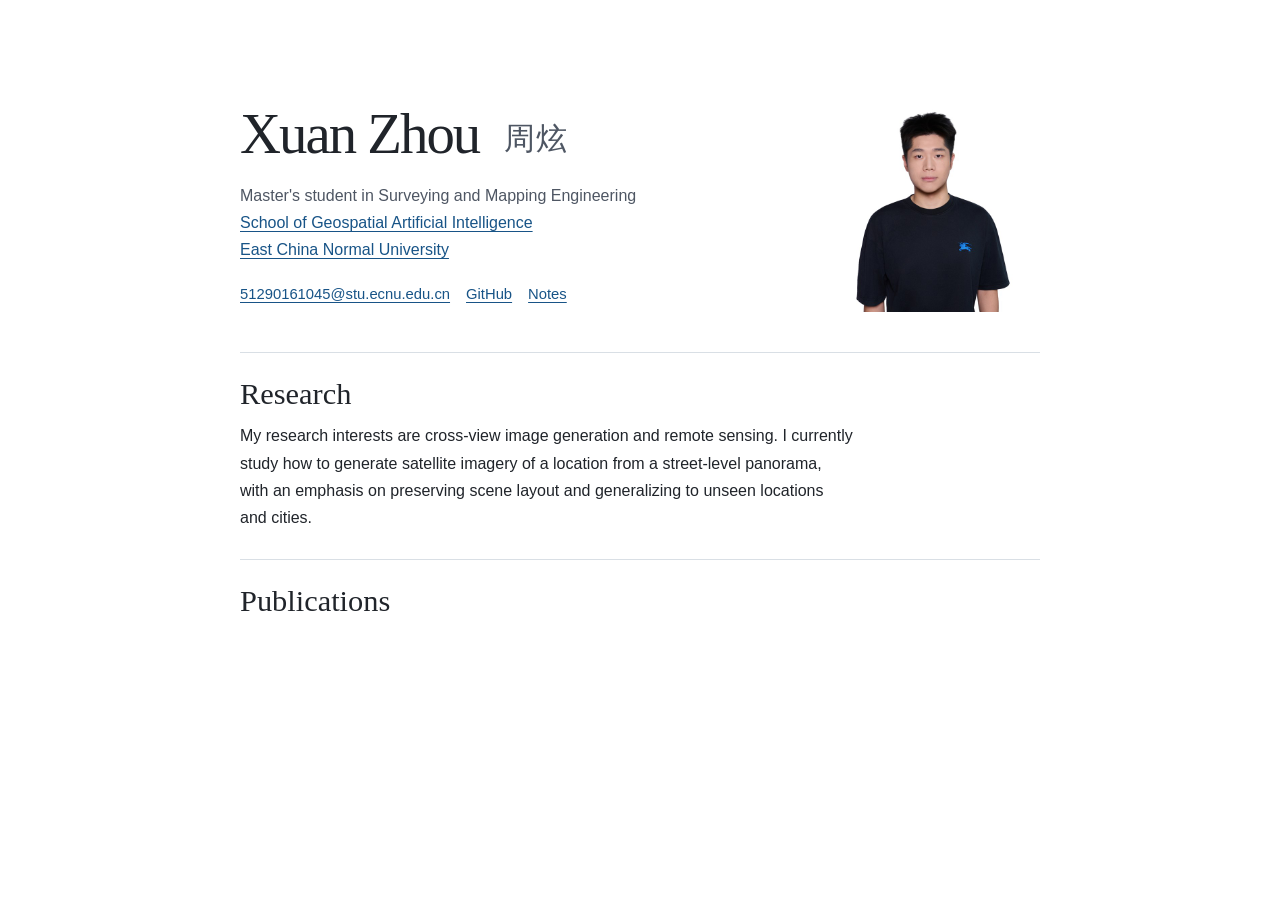
<file: index.html>
<!doctype html>
<html lang="en">
<head>
  <meta charset="utf-8">
  <meta name="viewport" content="width=device-width, initial-scale=1">
  <meta name="description" content="Xuan Zhou is a master's student at East China Normal University studying cross-view image generation and remote sensing.">
  <title>Xuan Zhou (周炫) | Academic Homepage</title>
  <link rel="canonical" href="https://zhouxuan-git.github.io/">
  <link rel="stylesheet" href="./assets/academic.css">
</head>
<body>
  <main class="page">
    <header class="profile" aria-labelledby="name">
      <div class="profile-copy">
        <h1 id="name">Xuan Zhou <span class="chinese-name" lang="zh-Hans">周炫</span></h1>
        <p class="affiliation">
          Master's student in Surveying and Mapping Engineering<br>
          <a href="https://geoai.ecnu.edu.cn/48290/list.htm">School of Geospatial Artificial Intelligence</a><br>
          <a href="https://english.ecnu.edu.cn/">East China Normal University</a>
        </p>
        <nav aria-label="Contact and links">
          <ul class="profile-links">
            <li><a href="mailto:51290161045@stu.ecnu.edu.cn">51290161045@stu.ecnu.edu.cn</a></li>
            <li><a href="https://github.com/zhouxuan-git">GitHub</a></li>
            <li><a href="./post/">Notes</a></li>
          </ul>
        </nav>
      </div>
      <img class="portrait" src="./assets/academic-portrait.jpg?v=ea369ecb"
           alt="Portrait of Xuan Zhou" width="640" height="640">
    </header>

    <section class="section" aria-labelledby="research">
      <h2 id="research">Research</h2>
      <p>
        My research interests are cross-view image generation and remote sensing.
        I currently study how to generate satellite imagery of a location from a
        street-level panorama, with an emphasis on preserving scene layout and
        generalizing to unseen locations and cities.
      </p>
    </section>

    <section class="section publications" aria-labelledby="publications">
      <h2 id="publications">Publications</h2>
      <!-- Add publications here, newest first. Each entry can include the
           title, authors, venue, year, and links to the paper and code. -->
    </section>
  </main>
</body>
</html>
</file>
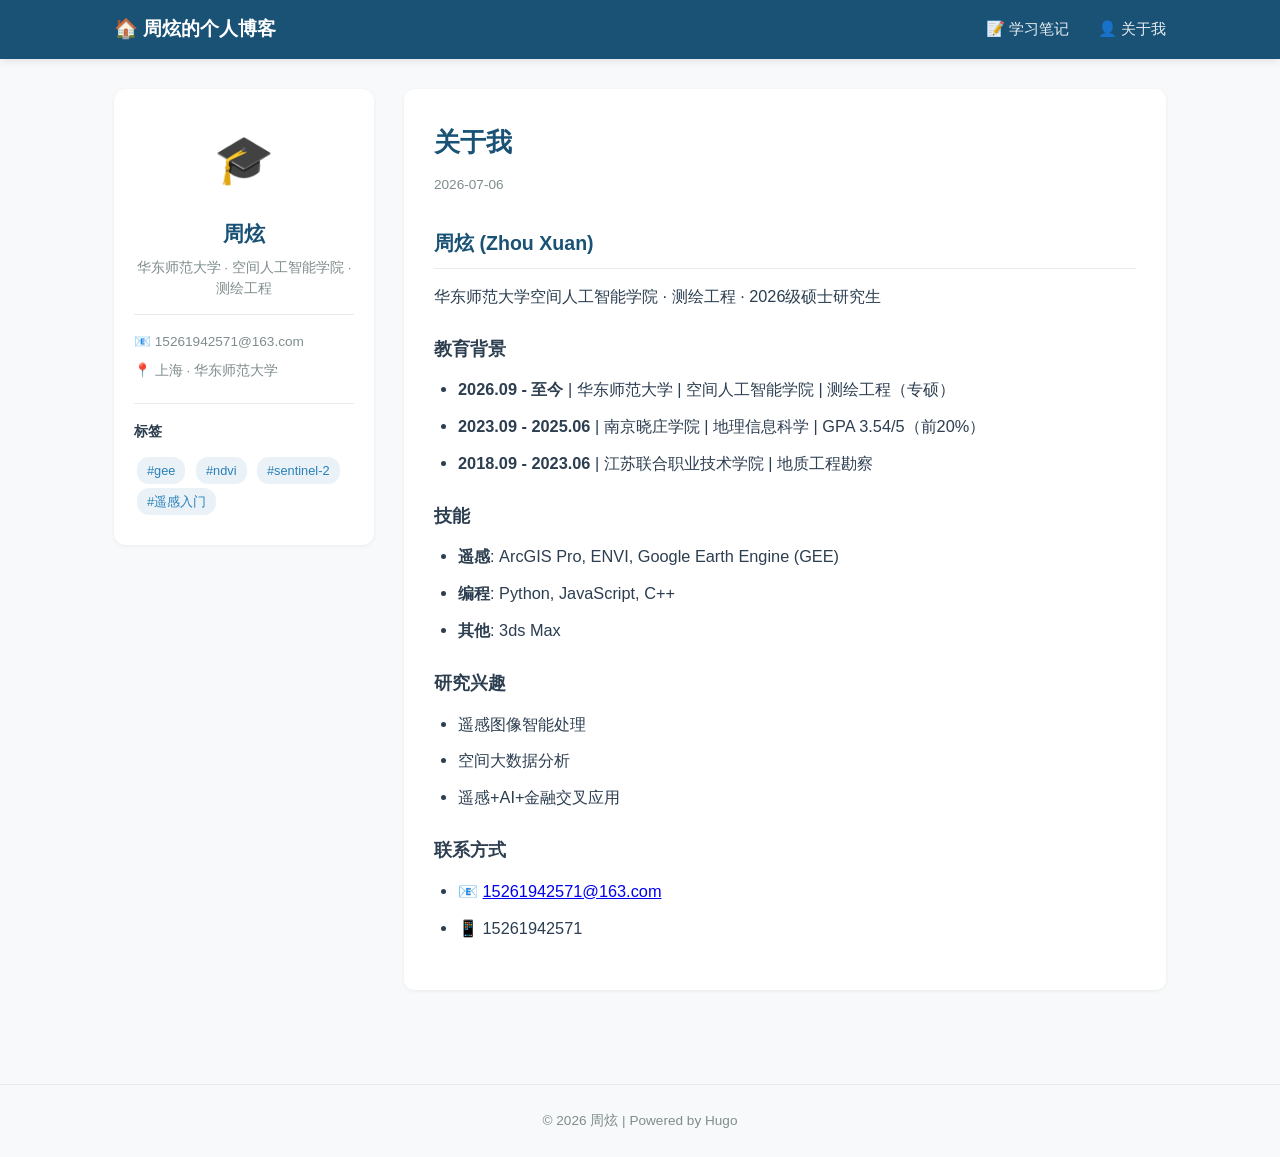
<file: about/index.html>
<!DOCTYPE html>
<html lang="zh-CN">
<head>
    <meta charset="UTF-8">
    <meta name="viewport" content="width=device-width, initial-scale=1.0">
    <title>关于我 | 周炫的个人博客</title>
    <link rel="stylesheet" href="/css/style.css">
    
</head>
<body>
    <nav class="topnav">
        <div class="nav-inner">
            <a href="/" class="brand">🏠 周炫的个人博客</a>
            <div class="nav-links">
                
                <a href="/post/">📝 学习笔记</a>
                
                <a href="/about/">👤 关于我</a>
                
            </div>
        </div>
    </nav>
    <div class="layout">
        <aside class="sidebar">
            <div class="profile">
                <div class="avatar">🎓</div>
                <h2>周炫</h2>
                <p class="affil">华东师范大学 · 空间人工智能学院 · 测绘工程</p>
                <div class="contact">
                    <p>📧 15261942571@163.com</p>
                    <p>📍 上海 · 华东师范大学</p>
                </div>
                <div class="tags-cloud">
                    <h3>标签</h3>
                    
                    <a href="/tags/gee/" class="tag">#gee</a>
                    
                    <a href="/tags/ndvi/" class="tag">#ndvi</a>
                    
                    <a href="/tags/sentinel-2/" class="tag">#sentinel-2</a>
                    
                    <a href="/tags/%e9%81%a5%e6%84%9f%e5%85%a5%e9%97%a8/" class="tag">#遥感入门</a>
                    
                </div>
            </div>
        </aside>
        <main>
            
<article class="single-post">
    <h1>关于我</h1>
    <div class="meta">
        <time>2026-07-06</time>
        
    </div>
    <div class="content">
        <h2 id="周炫-zhou-xuan">周炫 (Zhou Xuan)</h2>
<p>华东师范大学空间人工智能学院 · 测绘工程 · 2026级硕士研究生</p>
<h3 id="教育背景">教育背景</h3>
<ul>
<li><strong>2026.09 - 至今</strong> | 华东师范大学 | 空间人工智能学院 | 测绘工程（专硕）</li>
<li><strong>2023.09 - 2025.06</strong> | 南京晓庄学院 | 地理信息科学 | GPA 3.54/5（前20%）</li>
<li><strong>2018.09 - 2023.06</strong> | 江苏联合职业技术学院 | 地质工程勘察</li>
</ul>
<h3 id="技能">技能</h3>
<ul>
<li><strong>遥感</strong>: ArcGIS Pro, ENVI, Google Earth Engine (GEE)</li>
<li><strong>编程</strong>: Python, JavaScript, C++</li>
<li><strong>其他</strong>: 3ds Max</li>
</ul>
<h3 id="研究兴趣">研究兴趣</h3>
<ul>
<li>遥感图像智能处理</li>
<li>空间大数据分析</li>
<li>遥感+AI+金融交叉应用</li>
</ul>
<h3 id="联系方式">联系方式</h3>
<ul>
<li>📧 <a href="mailto:15261942571@163.com">15261942571@163.com</a></li>
<li>📱 15261942571</li>
</ul>

    </div>
</article>
<div class="post-nav">
    
    
</div>

        </main>
    </div>
    <footer>
        <p>© 2026 周炫 | Powered by Hugo</p>
    </footer>
</body>
</html>
</file>
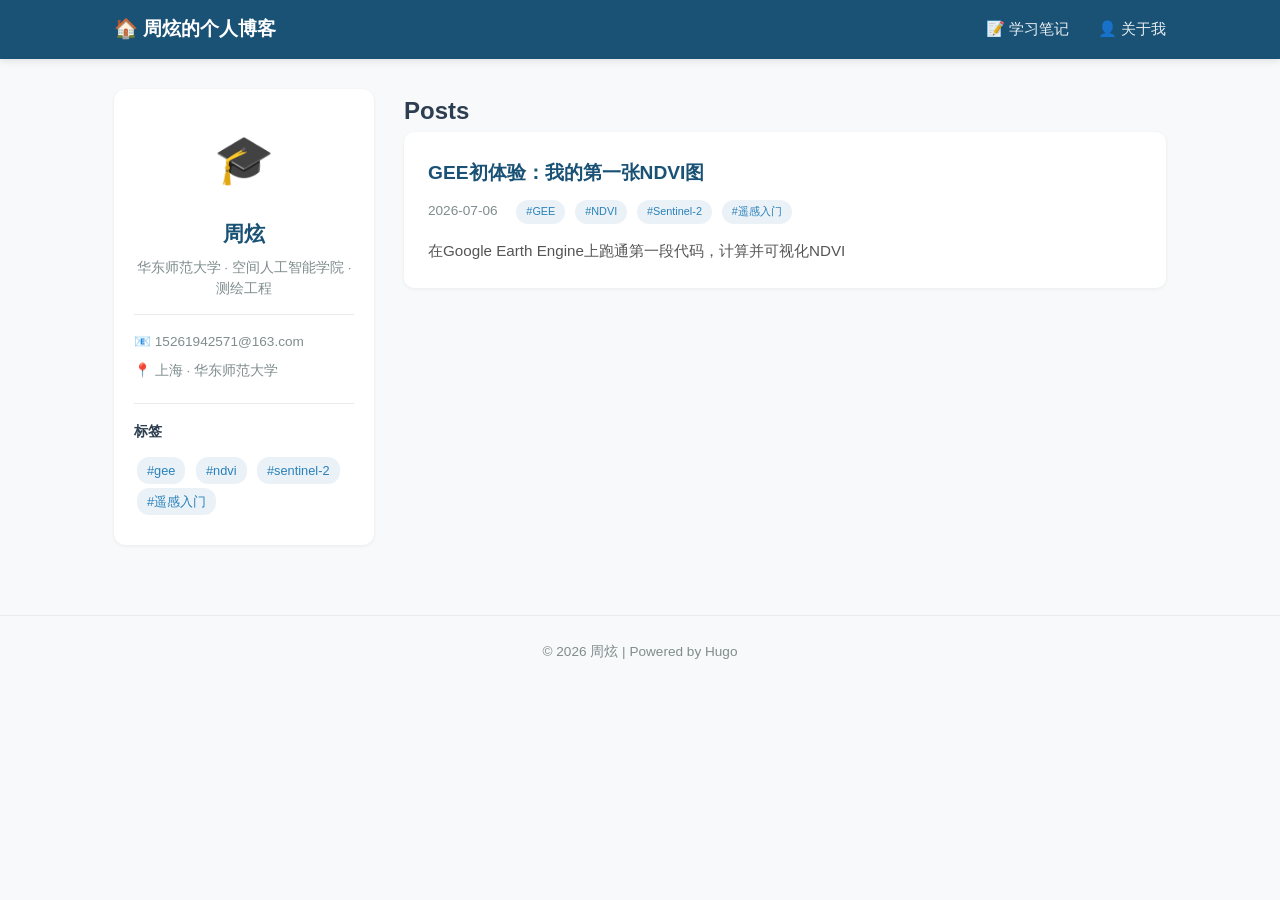
<file: post/index.html>
<!DOCTYPE html>
<html lang="zh-CN">
<head>
    <meta charset="UTF-8">
    <meta name="viewport" content="width=device-width, initial-scale=1.0">
    <title>Posts | 周炫的个人博客</title>
    <link rel="stylesheet" href="/css/style.css">
    
</head>
<body>
    <nav class="topnav">
        <div class="nav-inner">
            <a href="/" class="brand">🏠 周炫的个人博客</a>
            <div class="nav-links">
                
                <a href="/post/">📝 学习笔记</a>
                
                <a href="/about/">👤 关于我</a>
                
            </div>
        </div>
    </nav>
    <div class="layout">
        <aside class="sidebar">
            <div class="profile">
                <div class="avatar">🎓</div>
                <h2>周炫</h2>
                <p class="affil">华东师范大学 · 空间人工智能学院 · 测绘工程</p>
                <div class="contact">
                    <p>📧 15261942571@163.com</p>
                    <p>📍 上海 · 华东师范大学</p>
                </div>
                <div class="tags-cloud">
                    <h3>标签</h3>
                    
                    <a href="/tags/gee/" class="tag">#gee</a>
                    
                    <a href="/tags/ndvi/" class="tag">#ndvi</a>
                    
                    <a href="/tags/sentinel-2/" class="tag">#sentinel-2</a>
                    
                    <a href="/tags/%e9%81%a5%e6%84%9f%e5%85%a5%e9%97%a8/" class="tag">#遥感入门</a>
                    
                </div>
            </div>
        </aside>
        <main>
            
<h2>Posts</h2>

<article class="post-card">
    <h3><a href="/post/gee-first-ndvi/">GEE初体验：我的第一张NDVI图</a></h3>
    <div class="meta">
        <time>2026-07-06</time>
        
        <a href="/tags/GEE/" class="tag">#GEE</a>
        
        <a href="/tags/NDVI/" class="tag">#NDVI</a>
        
        <a href="/tags/Sentinel-2/" class="tag">#Sentinel-2</a>
        
        <a href="/tags/%e9%81%a5%e6%84%9f%e5%85%a5%e9%97%a8/" class="tag">#遥感入门</a>
        
    </div>
    <p>在Google Earth Engine上跑通第一段代码，计算并可视化NDVI</p>
</article>


        </main>
    </div>
    <footer>
        <p>© 2026 周炫 | Powered by Hugo</p>
    </footer>
</body>
</html>
</file>
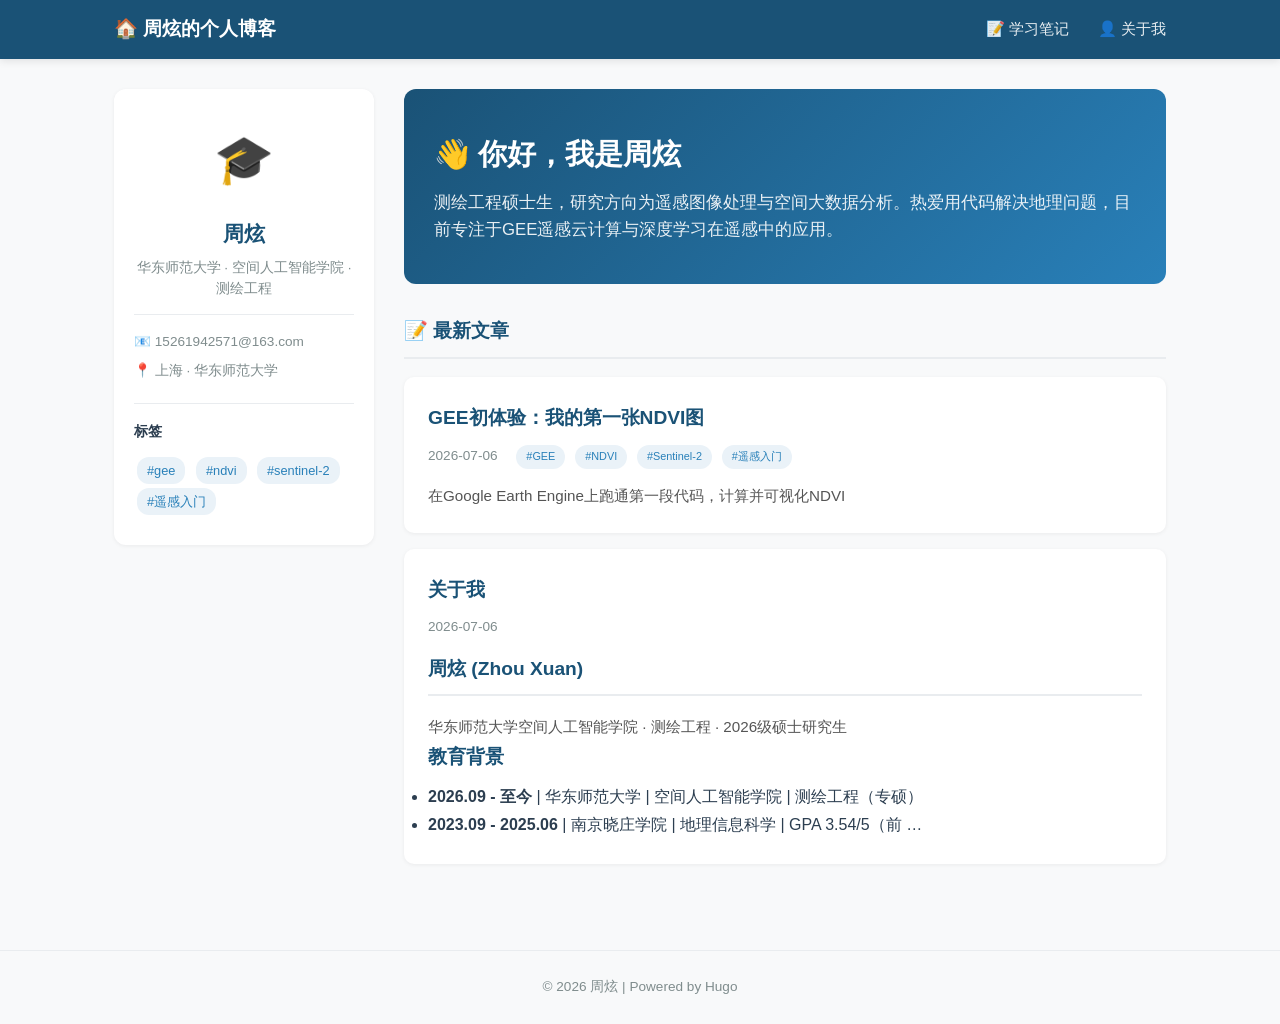
<file: public/index.html>
<!DOCTYPE html>
<html lang="zh-CN">
<head>
	<meta name="generator" content="Hugo 0.163.3">
    <meta charset="UTF-8">
    <meta name="viewport" content="width=device-width, initial-scale=1.0">
    <title>周炫的个人博客</title>
    <link rel="stylesheet" href="/css/style.css">
    
</head>
<body>
    <nav class="topnav">
        <div class="nav-inner">
            <a href="/" class="brand">🏠 周炫的个人博客</a>
            <div class="nav-links">
                
                <a href="/post/">📝 学习笔记</a>
                
                <a href="/about/">👤 关于我</a>
                
            </div>
        </div>
    </nav>
    <div class="layout">
        <aside class="sidebar">
            <div class="profile">
                <div class="avatar">🎓</div>
                <h2>周炫</h2>
                <p class="affil">华东师范大学 · 空间人工智能学院 · 测绘工程</p>
                <div class="contact">
                    <p>📧 15261942571@163.com</p>
                    <p>📍 上海 · 华东师范大学</p>
                </div>
                <div class="tags-cloud">
                    <h3>标签</h3>
                    
                    <a href="/tags/gee/" class="tag">#gee</a>
                    
                    <a href="/tags/ndvi/" class="tag">#ndvi</a>
                    
                    <a href="/tags/sentinel-2/" class="tag">#sentinel-2</a>
                    
                    <a href="/tags/%e9%81%a5%e6%84%9f%e5%85%a5%e9%97%a8/" class="tag">#遥感入门</a>
                    
                </div>
            </div>
        </aside>
        <main>
            
<div class="home-intro">
    <h1>👋 你好，我是周炫</h1>
    <p class="lead">测绘工程硕士生，研究方向为遥感图像处理与空间大数据分析。热爱用代码解决地理问题，目前专注于GEE遥感云计算与深度学习在遥感中的应用。</p>
</div>

<section class="post-list">
    <h2>📝 最新文章</h2>
    
    <article class="post-card">
        <h3><a href="/post/gee-first-ndvi/">GEE初体验：我的第一张NDVI图</a></h3>
        <div class="meta">
            <time>2026-07-06</time>
            
            <a href="/tags/GEE/" class="tag">#GEE</a>
            
            <a href="/tags/NDVI/" class="tag">#NDVI</a>
            
            <a href="/tags/Sentinel-2/" class="tag">#Sentinel-2</a>
            
            <a href="/tags/%e9%81%a5%e6%84%9f%e5%85%a5%e9%97%a8/" class="tag">#遥感入门</a>
            
        </div>
        <p>在Google Earth Engine上跑通第一段代码，计算并可视化NDVI</p>
    </article>
    
    <article class="post-card">
        <h3><a href="/about/">关于我</a></h3>
        <div class="meta">
            <time>2026-07-06</time>
            
        </div>
        <p><h2 id="周炫-zhou-xuan">周炫 (Zhou Xuan)</h2>
<p>华东师范大学空间人工智能学院 · 测绘工程 · 2026级硕士研究生</p>
<h3 id="教育背景">教育背景</h3>
<ul>
<li><strong>2026.09 - 至今</strong> | 华东师范大学 | 空间人工智能学院 | 测绘工程（专硕）</li>
<li><strong>2023.09 - 2025.06</strong> | 南京晓庄学院 | 地理信息科学 | GPA 3.54/5（前 …</li></ul></p>
    </article>
    
    
    
</section>

        </main>
    </div>
    <footer>
        <p>© 2026 周炫 | Powered by Hugo</p>
    </footer>
</body>
</html>
</file>
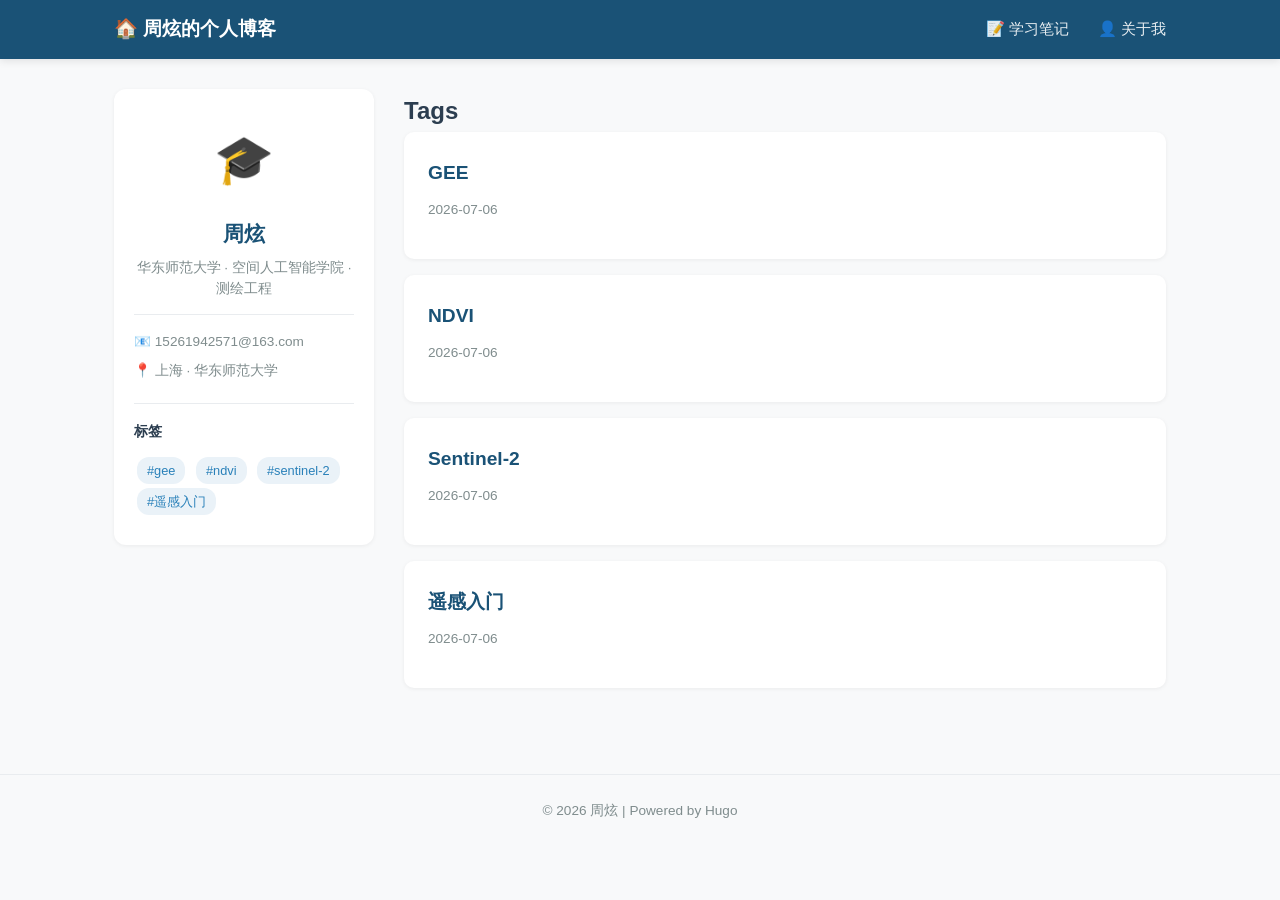
<file: tags/index.html>
<!DOCTYPE html>
<html lang="zh-CN">
<head>
    <meta charset="UTF-8">
    <meta name="viewport" content="width=device-width, initial-scale=1.0">
    <title>Tags | 周炫的个人博客</title>
    <link rel="stylesheet" href="/css/style.css">
    
</head>
<body>
    <nav class="topnav">
        <div class="nav-inner">
            <a href="/" class="brand">🏠 周炫的个人博客</a>
            <div class="nav-links">
                
                <a href="/post/">📝 学习笔记</a>
                
                <a href="/about/">👤 关于我</a>
                
            </div>
        </div>
    </nav>
    <div class="layout">
        <aside class="sidebar">
            <div class="profile">
                <div class="avatar">🎓</div>
                <h2>周炫</h2>
                <p class="affil">华东师范大学 · 空间人工智能学院 · 测绘工程</p>
                <div class="contact">
                    <p>📧 15261942571@163.com</p>
                    <p>📍 上海 · 华东师范大学</p>
                </div>
                <div class="tags-cloud">
                    <h3>标签</h3>
                    
                    <a href="/tags/gee/" class="tag">#gee</a>
                    
                    <a href="/tags/ndvi/" class="tag">#ndvi</a>
                    
                    <a href="/tags/sentinel-2/" class="tag">#sentinel-2</a>
                    
                    <a href="/tags/%e9%81%a5%e6%84%9f%e5%85%a5%e9%97%a8/" class="tag">#遥感入门</a>
                    
                </div>
            </div>
        </aside>
        <main>
            
<h2>Tags</h2>

<article class="post-card">
    <h3><a href="/tags/gee/">GEE</a></h3>
    <div class="meta">
        <time>2026-07-06</time>
        
    </div>
    <p></p>
</article>

<article class="post-card">
    <h3><a href="/tags/ndvi/">NDVI</a></h3>
    <div class="meta">
        <time>2026-07-06</time>
        
    </div>
    <p></p>
</article>

<article class="post-card">
    <h3><a href="/tags/sentinel-2/">Sentinel-2</a></h3>
    <div class="meta">
        <time>2026-07-06</time>
        
    </div>
    <p></p>
</article>

<article class="post-card">
    <h3><a href="/tags/%E9%81%A5%E6%84%9F%E5%85%A5%E9%97%A8/">遥感入门</a></h3>
    <div class="meta">
        <time>2026-07-06</time>
        
    </div>
    <p></p>
</article>


        </main>
    </div>
    <footer>
        <p>© 2026 周炫 | Powered by Hugo</p>
    </footer>
</body>
</html>
</file>
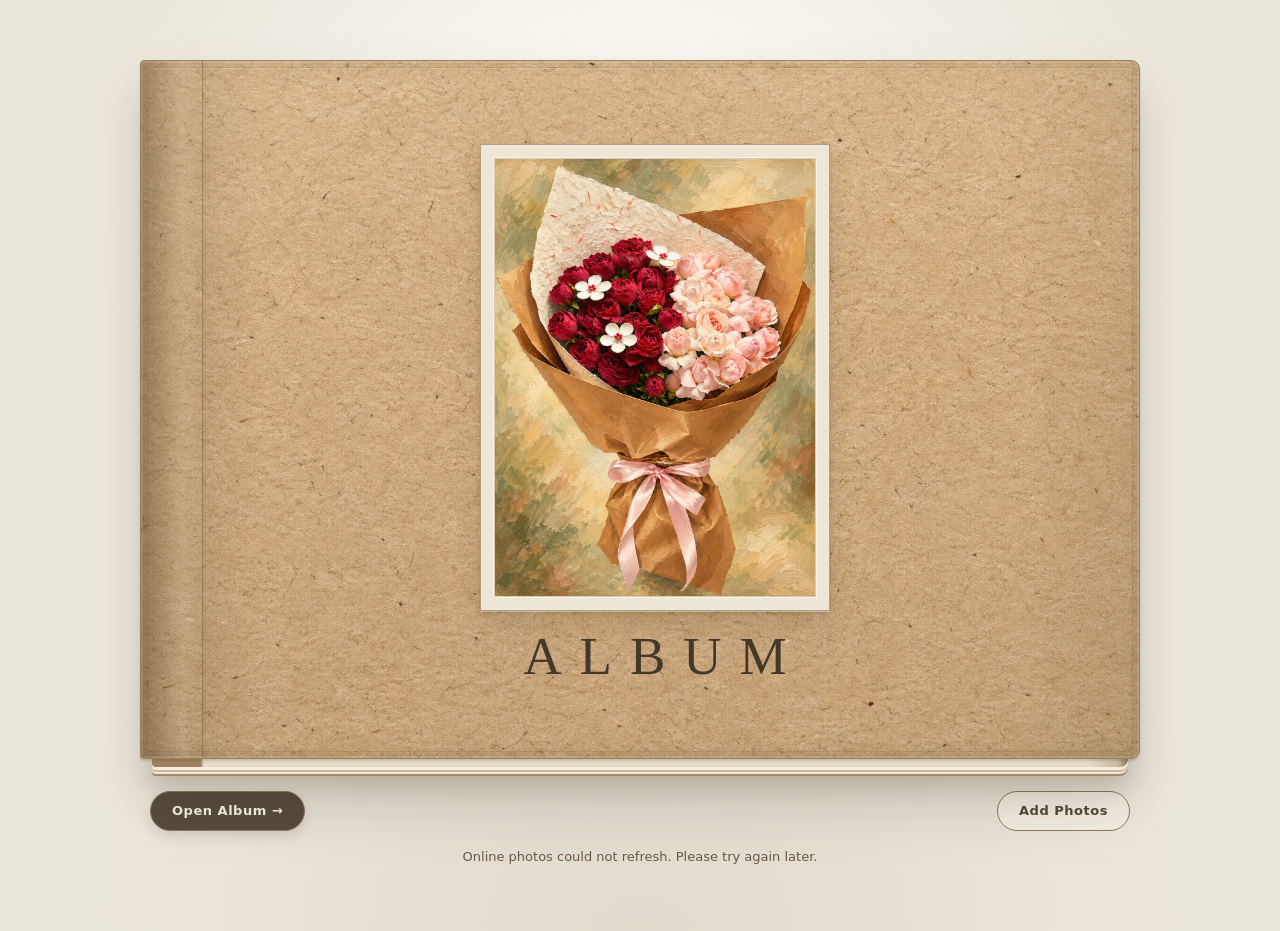
<file: zxzr/index.html>
<!doctype html>
<html lang="en">
  <head>
    <meta charset="utf-8">
    <meta name="viewport" content="width=device-width, initial-scale=1">
    <meta name="theme-color" content="#32251f">
    <meta name="description" content="Album">
    <title>Album</title>
    <link rel="stylesheet" href="./style.css?v=20261015-multi">
    <script defer src="./config.js?v=20261006-uploads"></script>
    <script defer src="./app.js?v=20261015-multi"></script>
  </head>
  <body>
    <main class="site-shell">
      <header class="site-header">
        <h1 class="visually-hidden">ALBUM</h1>
      </header>

      <section class="album-area" aria-label="Album">
        <div class="album-stage" id="albumStage">
          <article class="album-sheet" id="albumSheet" aria-label="Album page" aria-hidden="true" inert>
            <div class="sheet-content">
              <div class="sheet-heading">
                <h2 class="visually-hidden">Photos</h2>
                <span class="sheet-page-number" id="sheetPageNumber">01</span>
              </div>
              <div class="photo-grid" id="photoGrid" role="list" aria-label="Photos on this page"></div>
              <div class="sheet-footer">
                <span id="sheetPhotoCount"></span>
              </div>
            </div>
          </article>

          <button class="album-cover" id="albumCover" type="button" aria-label="Open album. Tap or swipe right.">
            <span class="cover-spine" aria-hidden="true"></span>
            <span class="cover-inner">
              <span class="cover-image-wrap">
                <img class="cover-image" src="./assets/cover-painting.webp" alt="Oil painting of a bouquet of red and pale pink roses" draggable="false">
              </span>
              <span class="cover-title">ALBUM</span>
            </span>
          </button>
        </div>

        <div class="album-controls">
          <button class="text-button" id="closeAlbum" type="button" hidden>Close</button>
          <button class="primary-button" id="openPrompt" type="button">Open Album <span aria-hidden="true">→</span></button>
          <div class="page-controls" id="pageControls" hidden>
            <button class="icon-button" id="previousPage" type="button" aria-label="Previous page">←</button>
            <span id="pageIndicator" aria-live="polite">1 / 1</span>
            <button class="icon-button" id="nextPage" type="button" aria-label="Next page">→</button>
          </div>
          <button class="text-button upload-toggle" id="ownerToggle" type="button" aria-expanded="false" aria-controls="ownerPanel">Set Up Uploads</button>
        </div>
        <p class="album-status" id="albumStatus" role="status" aria-live="polite">Loading album…</p>
      </section>

      <section class="owner-panel" id="ownerPanel" aria-labelledby="ownerHeading" hidden>
        <div class="owner-panel-heading">
          <div>
            <h2 id="ownerHeading">Set Up Uploads</h2>
          </div>
          <button class="panel-close" id="ownerClose" type="button" aria-label="Close add photos panel">×</button>
        </div>
        <p class="owner-message" id="ownerMessage" role="status" aria-live="polite"></p>
        <p class="setup-help" id="setupHelp" hidden><a href="https://github.com/zhouxuan-git/zhouxuan-git.github.io/blob/main/zxzr/README.md#enable-website-uploads" target="_blank" rel="noopener noreferrer">Open the owner's setup guide ↗</a></p>
        <form id="signInForm" class="owner-form" hidden>
          <label for="ownerEmail">Owner email</label>
          <input id="ownerEmail" name="email" type="email" autocomplete="username" required>
          <label for="ownerPassword">Password</label>
          <input id="ownerPassword" name="password" type="password" autocomplete="current-password" required>
          <button class="primary-button" id="signInButton" type="submit">Sign In</button>
        </form>
        <form id="uploadForm" class="owner-form" hidden>
          <label for="photoFiles">Choose photos</label>
          <input id="photoFiles" name="photos" type="file" accept="image/jpeg,image/png,image/webp,image/gif,image/avif,image/heic,image/heif,.heic,.heif" multiple required>
          <p class="form-note">JPG, PNG, WebP, GIF, AVIF, HEIC, or HEIF. HEIC/HEIF photos are converted to JPG on this device. Up to 10 MB per uploaded photo. File names become captions. Uploaded photos are public; remove private location metadata before uploading.</p>
          <div class="owner-actions">
            <button class="primary-button" id="uploadButton" type="submit">Upload</button>
            <button class="text-button" id="signOutButton" type="button">Sign Out</button>
          </div>
        </form>
      </section>
    </main>

    <dialog class="photo-viewer" id="photoViewer" aria-label="Photo viewer">
      <div class="viewer-top">
        <span id="viewerCounter"></span>
        <button class="viewer-close" id="closeViewer" type="button" aria-label="Close photo viewer">×</button>
      </div>
      <div class="viewer-photo-wrap">
        <button class="viewer-arrow" id="previousPhoto" type="button" aria-label="Previous photo">←</button>
        <img id="viewerImage" alt="">
        <button class="viewer-arrow" id="nextPhoto" type="button" aria-label="Next photo">→</button>
      </div>
      <p class="viewer-caption" id="viewerCaption"></p>
      <div class="viewer-actions">
        <button class="viewer-delete" id="deletePhotoButton" type="button" hidden>Delete Photo</button>
        <p class="viewer-message" id="viewerMessage" role="status" aria-live="polite"></p>
      </div>
    </dialog>
  </body>
</html>
</file>
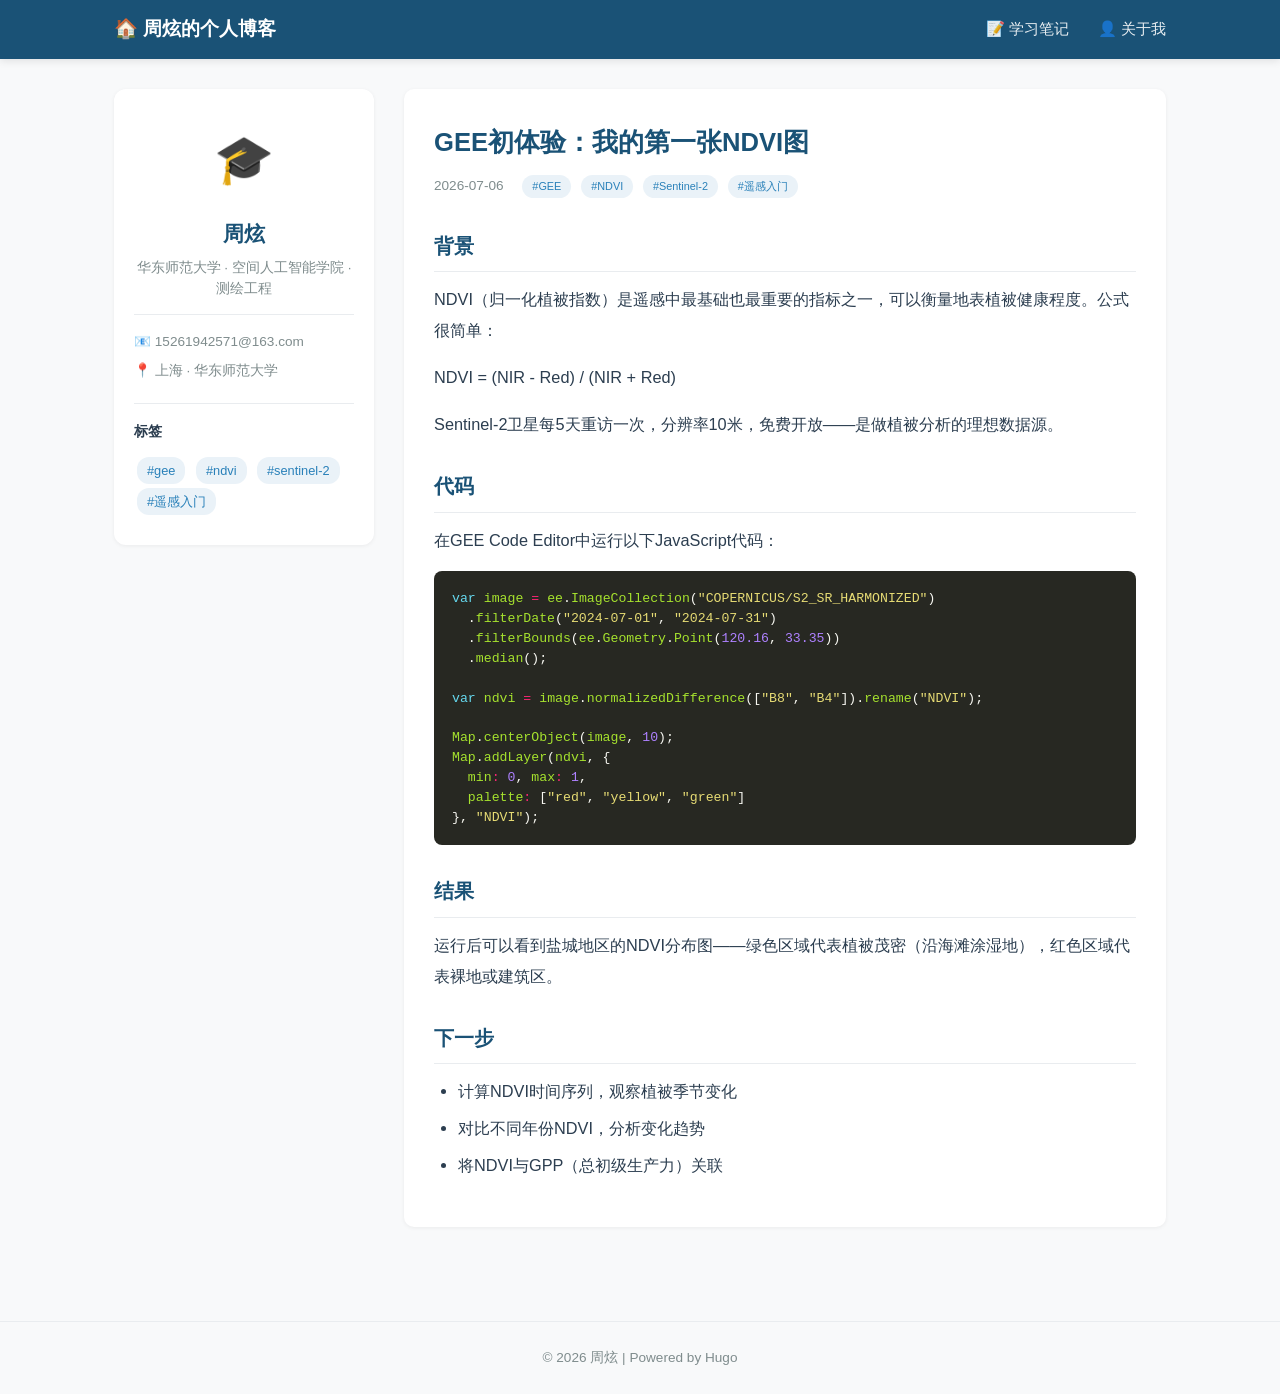
<file: post/gee-first-ndvi/index.html>
<!DOCTYPE html>
<html lang="zh-CN">
<head>
    <meta charset="UTF-8">
    <meta name="viewport" content="width=device-width, initial-scale=1.0">
    <title>GEE初体验：我的第一张NDVI图 | 周炫的个人博客</title>
    <link rel="stylesheet" href="/css/style.css">
    
</head>
<body>
    <nav class="topnav">
        <div class="nav-inner">
            <a href="/" class="brand">🏠 周炫的个人博客</a>
            <div class="nav-links">
                
                <a href="/post/">📝 学习笔记</a>
                
                <a href="/about/">👤 关于我</a>
                
            </div>
        </div>
    </nav>
    <div class="layout">
        <aside class="sidebar">
            <div class="profile">
                <div class="avatar">🎓</div>
                <h2>周炫</h2>
                <p class="affil">华东师范大学 · 空间人工智能学院 · 测绘工程</p>
                <div class="contact">
                    <p>📧 15261942571@163.com</p>
                    <p>📍 上海 · 华东师范大学</p>
                </div>
                <div class="tags-cloud">
                    <h3>标签</h3>
                    
                    <a href="/tags/gee/" class="tag">#gee</a>
                    
                    <a href="/tags/ndvi/" class="tag">#ndvi</a>
                    
                    <a href="/tags/sentinel-2/" class="tag">#sentinel-2</a>
                    
                    <a href="/tags/%e9%81%a5%e6%84%9f%e5%85%a5%e9%97%a8/" class="tag">#遥感入门</a>
                    
                </div>
            </div>
        </aside>
        <main>
            
<article class="single-post">
    <h1>GEE初体验：我的第一张NDVI图</h1>
    <div class="meta">
        <time>2026-07-06</time>
        
        <a href="/tags/GEE/" class="tag">#GEE</a>
        
        <a href="/tags/NDVI/" class="tag">#NDVI</a>
        
        <a href="/tags/Sentinel-2/" class="tag">#Sentinel-2</a>
        
        <a href="/tags/%e9%81%a5%e6%84%9f%e5%85%a5%e9%97%a8/" class="tag">#遥感入门</a>
        
    </div>
    <div class="content">
        <h2 id="背景">背景</h2>
<p>NDVI（归一化植被指数）是遥感中最基础也最重要的指标之一，可以衡量地表植被健康程度。公式很简单：</p>
<p>NDVI = (NIR - Red) / (NIR + Red)</p>
<p>Sentinel-2卫星每5天重访一次，分辨率10米，免费开放——是做植被分析的理想数据源。</p>
<h2 id="代码">代码</h2>
<p>在GEE Code Editor中运行以下JavaScript代码：</p>
<div class="highlight"><pre tabindex="0" style="color:#f8f8f2;background-color:#272822;-moz-tab-size:4;-o-tab-size:4;tab-size:4;-webkit-text-size-adjust:none;"><code class="language-javascript" data-lang="javascript"><span style="display:flex;"><span><span style="color:#66d9ef">var</span> <span style="color:#a6e22e">image</span> <span style="color:#f92672">=</span> <span style="color:#a6e22e">ee</span>.<span style="color:#a6e22e">ImageCollection</span>(<span style="color:#e6db74">&#34;COPERNICUS/S2_SR_HARMONIZED&#34;</span>)
</span></span><span style="display:flex;"><span>  .<span style="color:#a6e22e">filterDate</span>(<span style="color:#e6db74">&#34;2024-07-01&#34;</span>, <span style="color:#e6db74">&#34;2024-07-31&#34;</span>)
</span></span><span style="display:flex;"><span>  .<span style="color:#a6e22e">filterBounds</span>(<span style="color:#a6e22e">ee</span>.<span style="color:#a6e22e">Geometry</span>.<span style="color:#a6e22e">Point</span>(<span style="color:#ae81ff">120.16</span>, <span style="color:#ae81ff">33.35</span>))
</span></span><span style="display:flex;"><span>  .<span style="color:#a6e22e">median</span>();
</span></span><span style="display:flex;"><span>
</span></span><span style="display:flex;"><span><span style="color:#66d9ef">var</span> <span style="color:#a6e22e">ndvi</span> <span style="color:#f92672">=</span> <span style="color:#a6e22e">image</span>.<span style="color:#a6e22e">normalizedDifference</span>([<span style="color:#e6db74">&#34;B8&#34;</span>, <span style="color:#e6db74">&#34;B4&#34;</span>]).<span style="color:#a6e22e">rename</span>(<span style="color:#e6db74">&#34;NDVI&#34;</span>);
</span></span><span style="display:flex;"><span>
</span></span><span style="display:flex;"><span><span style="color:#a6e22e">Map</span>.<span style="color:#a6e22e">centerObject</span>(<span style="color:#a6e22e">image</span>, <span style="color:#ae81ff">10</span>);
</span></span><span style="display:flex;"><span><span style="color:#a6e22e">Map</span>.<span style="color:#a6e22e">addLayer</span>(<span style="color:#a6e22e">ndvi</span>, {
</span></span><span style="display:flex;"><span>  <span style="color:#a6e22e">min</span><span style="color:#f92672">:</span> <span style="color:#ae81ff">0</span>, <span style="color:#a6e22e">max</span><span style="color:#f92672">:</span> <span style="color:#ae81ff">1</span>,
</span></span><span style="display:flex;"><span>  <span style="color:#a6e22e">palette</span><span style="color:#f92672">:</span> [<span style="color:#e6db74">&#34;red&#34;</span>, <span style="color:#e6db74">&#34;yellow&#34;</span>, <span style="color:#e6db74">&#34;green&#34;</span>]
</span></span><span style="display:flex;"><span>}, <span style="color:#e6db74">&#34;NDVI&#34;</span>);
</span></span></code></pre></div><h2 id="结果">结果</h2>
<p>运行后可以看到盐城地区的NDVI分布图——绿色区域代表植被茂密（沿海滩涂湿地），红色区域代表裸地或建筑区。</p>
<h2 id="下一步">下一步</h2>
<ul>
<li>计算NDVI时间序列，观察植被季节变化</li>
<li>对比不同年份NDVI，分析变化趋势</li>
<li>将NDVI与GPP（总初级生产力）关联</li>
</ul>

    </div>
</article>
<div class="post-nav">
    
    
</div>

        </main>
    </div>
    <footer>
        <p>© 2026 周炫 | Powered by Hugo</p>
    </footer>
</body>
</html>
</file>
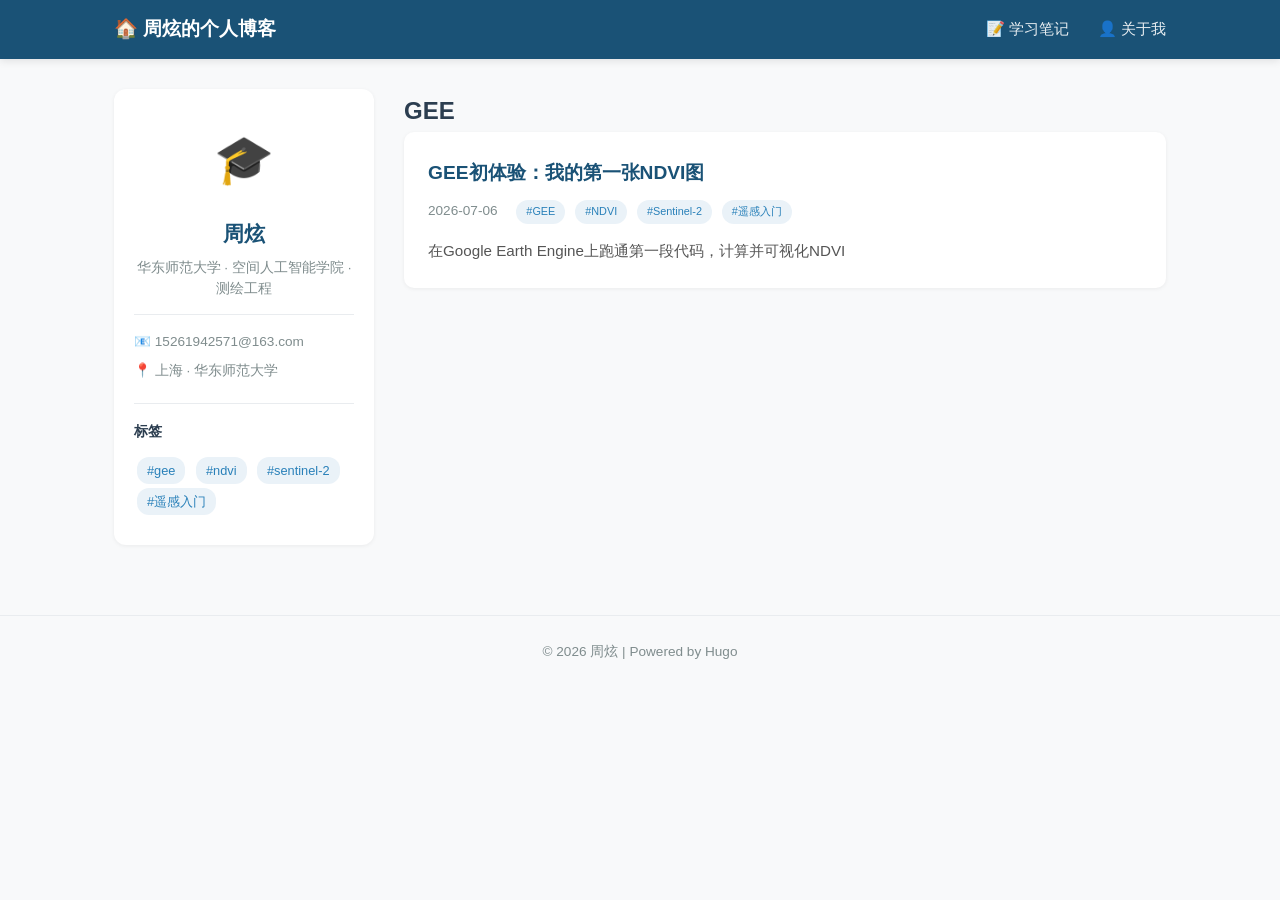
<file: tags/gee/index.html>
<!DOCTYPE html>
<html lang="zh-CN">
<head>
    <meta charset="UTF-8">
    <meta name="viewport" content="width=device-width, initial-scale=1.0">
    <title>GEE | 周炫的个人博客</title>
    <link rel="stylesheet" href="/css/style.css">
    
</head>
<body>
    <nav class="topnav">
        <div class="nav-inner">
            <a href="/" class="brand">🏠 周炫的个人博客</a>
            <div class="nav-links">
                
                <a href="/post/">📝 学习笔记</a>
                
                <a href="/about/">👤 关于我</a>
                
            </div>
        </div>
    </nav>
    <div class="layout">
        <aside class="sidebar">
            <div class="profile">
                <div class="avatar">🎓</div>
                <h2>周炫</h2>
                <p class="affil">华东师范大学 · 空间人工智能学院 · 测绘工程</p>
                <div class="contact">
                    <p>📧 15261942571@163.com</p>
                    <p>📍 上海 · 华东师范大学</p>
                </div>
                <div class="tags-cloud">
                    <h3>标签</h3>
                    
                    <a href="/tags/gee/" class="tag">#gee</a>
                    
                    <a href="/tags/ndvi/" class="tag">#ndvi</a>
                    
                    <a href="/tags/sentinel-2/" class="tag">#sentinel-2</a>
                    
                    <a href="/tags/%e9%81%a5%e6%84%9f%e5%85%a5%e9%97%a8/" class="tag">#遥感入门</a>
                    
                </div>
            </div>
        </aside>
        <main>
            
<h2>GEE</h2>

<article class="post-card">
    <h3><a href="/post/gee-first-ndvi/">GEE初体验：我的第一张NDVI图</a></h3>
    <div class="meta">
        <time>2026-07-06</time>
        
        <a href="/tags/GEE/" class="tag">#GEE</a>
        
        <a href="/tags/NDVI/" class="tag">#NDVI</a>
        
        <a href="/tags/Sentinel-2/" class="tag">#Sentinel-2</a>
        
        <a href="/tags/%e9%81%a5%e6%84%9f%e5%85%a5%e9%97%a8/" class="tag">#遥感入门</a>
        
    </div>
    <p>在Google Earth Engine上跑通第一段代码，计算并可视化NDVI</p>
</article>


        </main>
    </div>
    <footer>
        <p>© 2026 周炫 | Powered by Hugo</p>
    </footer>
</body>
</html>
</file>
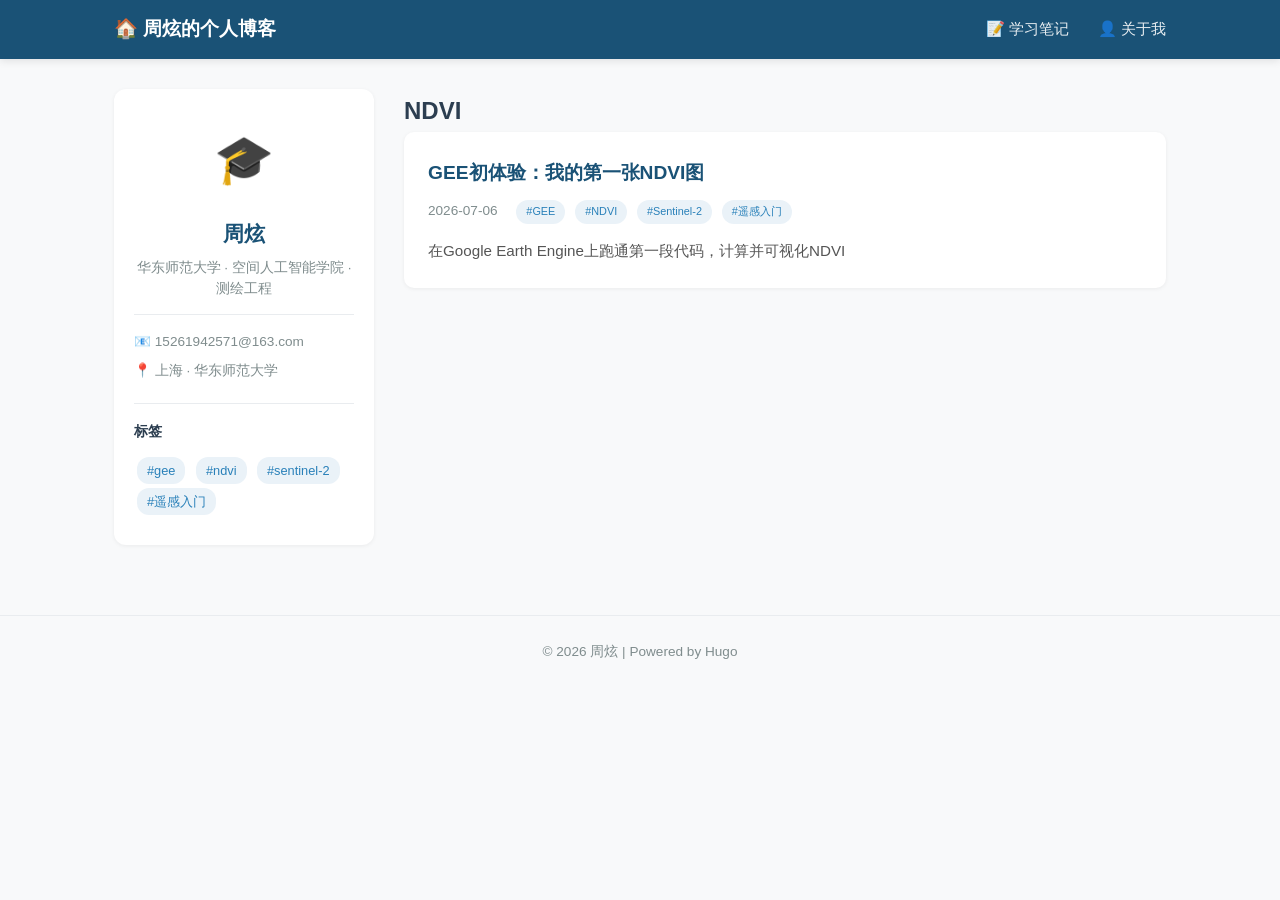
<file: tags/ndvi/index.html>
<!DOCTYPE html>
<html lang="zh-CN">
<head>
    <meta charset="UTF-8">
    <meta name="viewport" content="width=device-width, initial-scale=1.0">
    <title>NDVI | 周炫的个人博客</title>
    <link rel="stylesheet" href="/css/style.css">
    
</head>
<body>
    <nav class="topnav">
        <div class="nav-inner">
            <a href="/" class="brand">🏠 周炫的个人博客</a>
            <div class="nav-links">
                
                <a href="/post/">📝 学习笔记</a>
                
                <a href="/about/">👤 关于我</a>
                
            </div>
        </div>
    </nav>
    <div class="layout">
        <aside class="sidebar">
            <div class="profile">
                <div class="avatar">🎓</div>
                <h2>周炫</h2>
                <p class="affil">华东师范大学 · 空间人工智能学院 · 测绘工程</p>
                <div class="contact">
                    <p>📧 15261942571@163.com</p>
                    <p>📍 上海 · 华东师范大学</p>
                </div>
                <div class="tags-cloud">
                    <h3>标签</h3>
                    
                    <a href="/tags/gee/" class="tag">#gee</a>
                    
                    <a href="/tags/ndvi/" class="tag">#ndvi</a>
                    
                    <a href="/tags/sentinel-2/" class="tag">#sentinel-2</a>
                    
                    <a href="/tags/%e9%81%a5%e6%84%9f%e5%85%a5%e9%97%a8/" class="tag">#遥感入门</a>
                    
                </div>
            </div>
        </aside>
        <main>
            
<h2>NDVI</h2>

<article class="post-card">
    <h3><a href="/post/gee-first-ndvi/">GEE初体验：我的第一张NDVI图</a></h3>
    <div class="meta">
        <time>2026-07-06</time>
        
        <a href="/tags/GEE/" class="tag">#GEE</a>
        
        <a href="/tags/NDVI/" class="tag">#NDVI</a>
        
        <a href="/tags/Sentinel-2/" class="tag">#Sentinel-2</a>
        
        <a href="/tags/%e9%81%a5%e6%84%9f%e5%85%a5%e9%97%a8/" class="tag">#遥感入门</a>
        
    </div>
    <p>在Google Earth Engine上跑通第一段代码，计算并可视化NDVI</p>
</article>


        </main>
    </div>
    <footer>
        <p>© 2026 周炫 | Powered by Hugo</p>
    </footer>
</body>
</html>
</file>
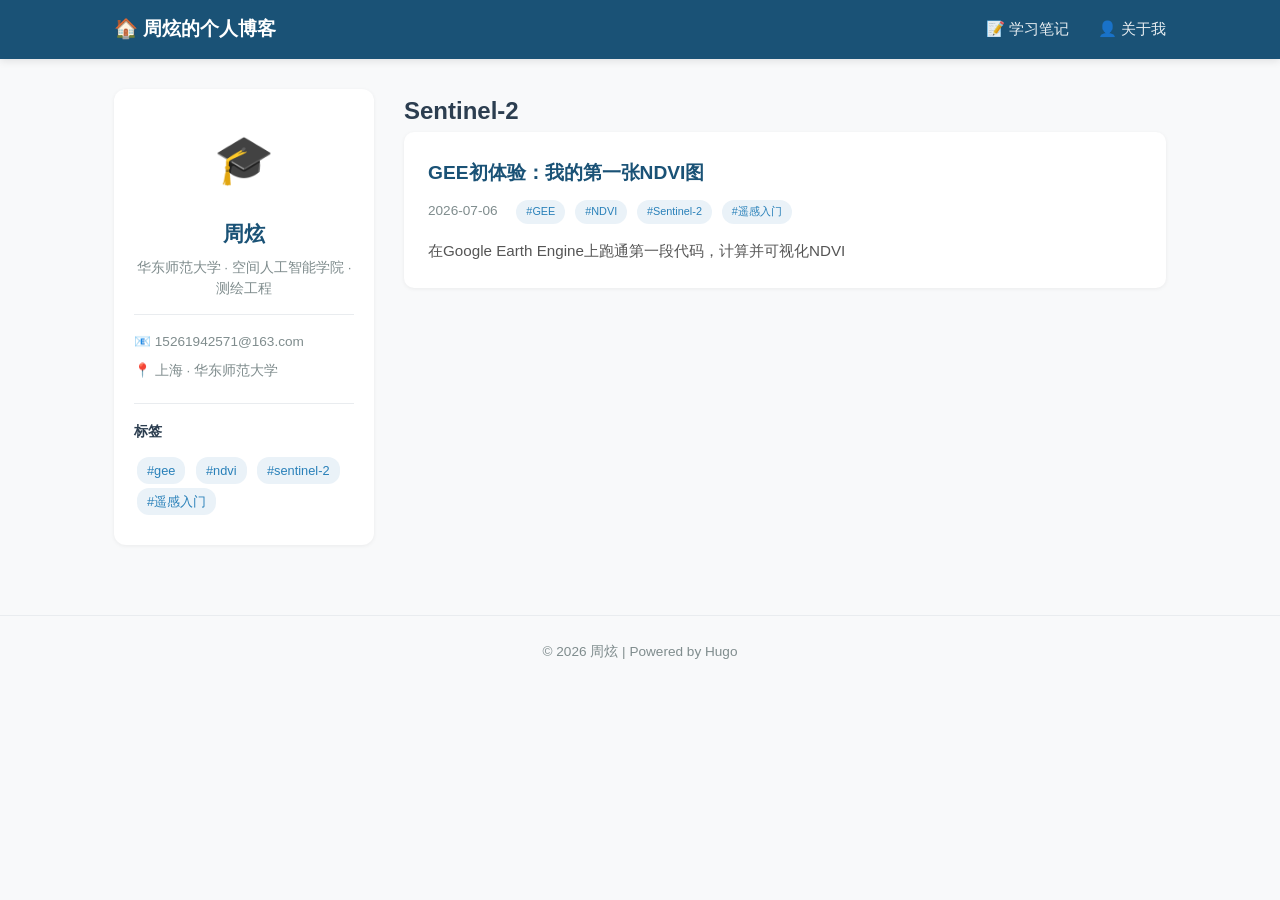
<file: tags/sentinel-2/index.html>
<!DOCTYPE html>
<html lang="zh-CN">
<head>
    <meta charset="UTF-8">
    <meta name="viewport" content="width=device-width, initial-scale=1.0">
    <title>Sentinel-2 | 周炫的个人博客</title>
    <link rel="stylesheet" href="/css/style.css">
    
</head>
<body>
    <nav class="topnav">
        <div class="nav-inner">
            <a href="/" class="brand">🏠 周炫的个人博客</a>
            <div class="nav-links">
                
                <a href="/post/">📝 学习笔记</a>
                
                <a href="/about/">👤 关于我</a>
                
            </div>
        </div>
    </nav>
    <div class="layout">
        <aside class="sidebar">
            <div class="profile">
                <div class="avatar">🎓</div>
                <h2>周炫</h2>
                <p class="affil">华东师范大学 · 空间人工智能学院 · 测绘工程</p>
                <div class="contact">
                    <p>📧 15261942571@163.com</p>
                    <p>📍 上海 · 华东师范大学</p>
                </div>
                <div class="tags-cloud">
                    <h3>标签</h3>
                    
                    <a href="/tags/gee/" class="tag">#gee</a>
                    
                    <a href="/tags/ndvi/" class="tag">#ndvi</a>
                    
                    <a href="/tags/sentinel-2/" class="tag">#sentinel-2</a>
                    
                    <a href="/tags/%e9%81%a5%e6%84%9f%e5%85%a5%e9%97%a8/" class="tag">#遥感入门</a>
                    
                </div>
            </div>
        </aside>
        <main>
            
<h2>Sentinel-2</h2>

<article class="post-card">
    <h3><a href="/post/gee-first-ndvi/">GEE初体验：我的第一张NDVI图</a></h3>
    <div class="meta">
        <time>2026-07-06</time>
        
        <a href="/tags/GEE/" class="tag">#GEE</a>
        
        <a href="/tags/NDVI/" class="tag">#NDVI</a>
        
        <a href="/tags/Sentinel-2/" class="tag">#Sentinel-2</a>
        
        <a href="/tags/%e9%81%a5%e6%84%9f%e5%85%a5%e9%97%a8/" class="tag">#遥感入门</a>
        
    </div>
    <p>在Google Earth Engine上跑通第一段代码，计算并可视化NDVI</p>
</article>


        </main>
    </div>
    <footer>
        <p>© 2026 周炫 | Powered by Hugo</p>
    </footer>
</body>
</html>
</file>
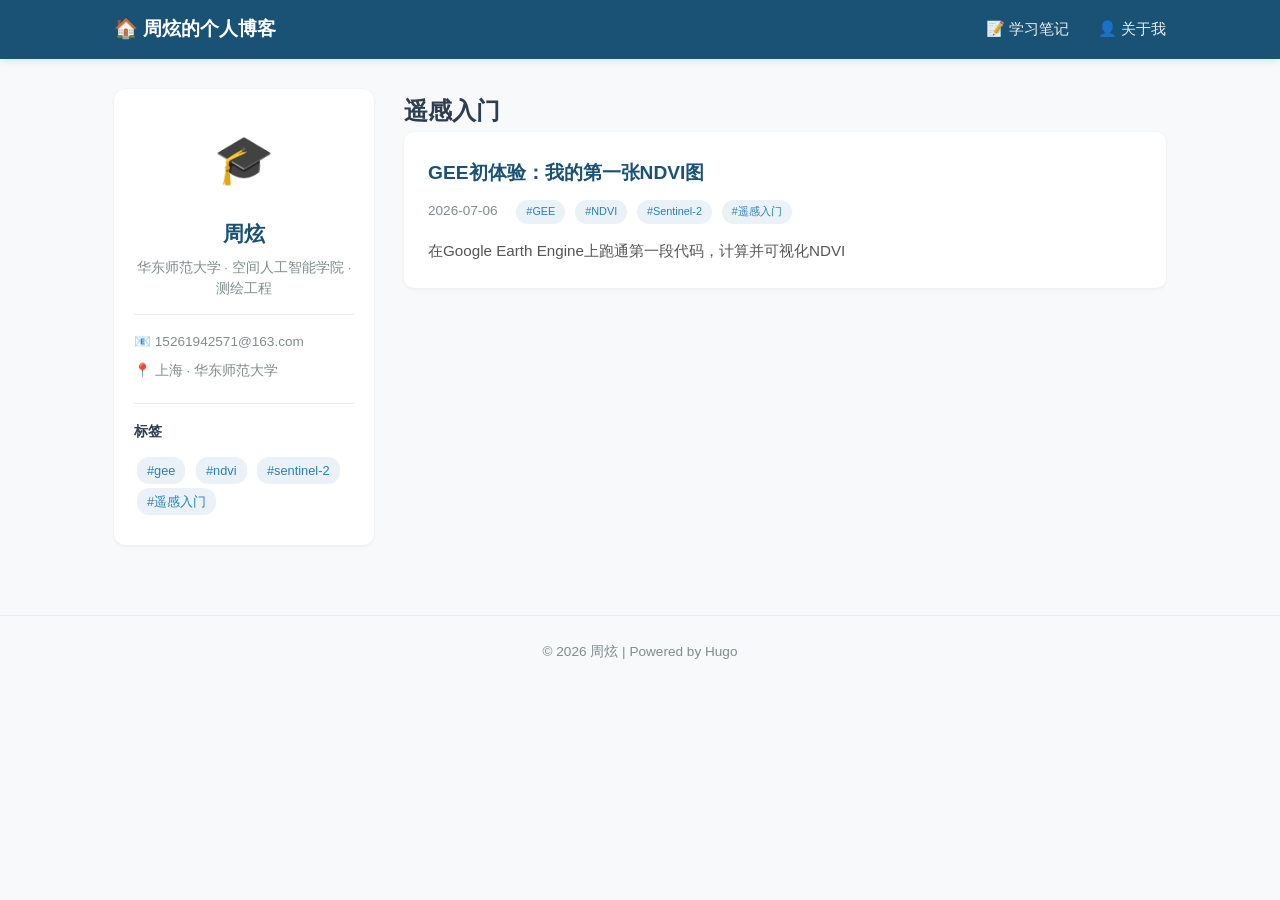
<file: tags/遥感入门/index.html>
<!DOCTYPE html>
<html lang="zh-CN">
<head>
    <meta charset="UTF-8">
    <meta name="viewport" content="width=device-width, initial-scale=1.0">
    <title>遥感入门 | 周炫的个人博客</title>
    <link rel="stylesheet" href="/css/style.css">
    
</head>
<body>
    <nav class="topnav">
        <div class="nav-inner">
            <a href="/" class="brand">🏠 周炫的个人博客</a>
            <div class="nav-links">
                
                <a href="/post/">📝 学习笔记</a>
                
                <a href="/about/">👤 关于我</a>
                
            </div>
        </div>
    </nav>
    <div class="layout">
        <aside class="sidebar">
            <div class="profile">
                <div class="avatar">🎓</div>
                <h2>周炫</h2>
                <p class="affil">华东师范大学 · 空间人工智能学院 · 测绘工程</p>
                <div class="contact">
                    <p>📧 15261942571@163.com</p>
                    <p>📍 上海 · 华东师范大学</p>
                </div>
                <div class="tags-cloud">
                    <h3>标签</h3>
                    
                    <a href="/tags/gee/" class="tag">#gee</a>
                    
                    <a href="/tags/ndvi/" class="tag">#ndvi</a>
                    
                    <a href="/tags/sentinel-2/" class="tag">#sentinel-2</a>
                    
                    <a href="/tags/%e9%81%a5%e6%84%9f%e5%85%a5%e9%97%a8/" class="tag">#遥感入门</a>
                    
                </div>
            </div>
        </aside>
        <main>
            
<h2>遥感入门</h2>

<article class="post-card">
    <h3><a href="/post/gee-first-ndvi/">GEE初体验：我的第一张NDVI图</a></h3>
    <div class="meta">
        <time>2026-07-06</time>
        
        <a href="/tags/GEE/" class="tag">#GEE</a>
        
        <a href="/tags/NDVI/" class="tag">#NDVI</a>
        
        <a href="/tags/Sentinel-2/" class="tag">#Sentinel-2</a>
        
        <a href="/tags/%e9%81%a5%e6%84%9f%e5%85%a5%e9%97%a8/" class="tag">#遥感入门</a>
        
    </div>
    <p>在Google Earth Engine上跑通第一段代码，计算并可视化NDVI</p>
</article>


        </main>
    </div>
    <footer>
        <p>© 2026 周炫 | Powered by Hugo</p>
    </footer>
</body>
</html>
</file>
<file: assets/academic.css>
:root {
  color-scheme: light;
  --ink: #20242a;
  --muted: #4e5663;
  --link: #185487;
  --rule: #d9dfe5;
  --serif: "Times New Roman", Times, serif;
  --sans: "Inter", -apple-system, BlinkMacSystemFont, "Segoe UI", sans-serif;
}

*, *::before, *::after {
  box-sizing: border-box;
}

body {
  margin: 0;
  background: #fff;
  color: var(--ink);
  font: 1rem/1.7 var(--sans);
}

.page {
  width: min(calc(100% - 3rem), 50rem);
  margin-inline: auto;
  padding-block: clamp(3rem, 8vw, 6rem) 3rem;
}

.profile {
  display: grid;
  grid-template-columns: minmax(0, 1fr) clamp(10rem, 26vw, 13.5rem);
  align-items: center;
  gap: clamp(1.5rem, 5vw, 3.75rem);
  padding-block-end: 2.5rem;
}

h1, h2 {
  margin: 0;
  font-family: var(--serif);
  font-weight: 400;
  line-height: 1.15;
}

h1 {
  font-size: clamp(2.55rem, 6vw, 3.55rem);
  letter-spacing: -.035em;
}

.chinese-name {
  display: inline-block;
  margin-inline-start: .4em;
  color: var(--muted);
  font-family: "Songti SC", SimSun, "Noto Serif CJK SC", "Microsoft YaHei", serif;
  font-size: .54em;
  letter-spacing: .04em;
  vertical-align: .12em;
  white-space: nowrap;
}

.affiliation {
  margin: 1rem 0 1.15rem;
  color: var(--muted);
}

a {
  color: var(--link);
  text-decoration-thickness: .06em;
  text-underline-offset: .19em;
}

a:hover {
  color: #0d365b;
  text-decoration-thickness: .12em;
}

a:focus-visible {
  outline: 2px solid var(--link);
  outline-offset: 4px;
  border-radius: 2px;
}

.profile-links {
  display: flex;
  flex-wrap: wrap;
  align-items: baseline;
  gap: .3rem 1rem;
  margin: 0;
  padding: 0;
  list-style: none;
  font-size: .925rem;
}

.profile-links a {
  overflow-wrap: anywhere;
}

.portrait {
  display: block;
  width: 100%;
  height: auto;
  border-radius: .25rem;
  background: #f3f5f7;
}

.section {
  border-top: 1px solid var(--rule);
  padding-block: 1.5rem 1.75rem;
}

.section h2 {
  font-size: 1.9rem;
}

.section p {
  max-width: 69ch;
  margin: .65rem 0 0;
}

.publications {
  min-block-size: 10rem;
}

@media (max-width: 38rem) {
  .page {
    width: calc(100% - 2.5rem);
  }

  .profile {
    grid-template-columns: minmax(0, 1fr);
  }

  .portrait {
    width: min(10rem, 100%);
  }
}
</file>
<file: css/style.css>
/* 全局 */
:root { --primary: #1a5276; --bg: #f8f9fa; --card: #ffffff; --text: #2c3e50; --text-light: #7f8c8d; --border: #e9ecef; --accent: #2980b9; --tag-bg: #eaf2f8; }
* { margin:0; padding:0; box-sizing:border-box; }
body { font-family:-apple-system,BlinkMacSystemFont,"Segoe UI","Noto Sans SC",sans-serif; line-height:1.8; color:var(--text); background:var(--bg); }

.topnav { background:var(--primary); color:white; padding:0; position:sticky; top:0; z-index:100; box-shadow:0 2px 8px rgba(0,0,0,.1); }
.nav-inner { max-width:1100px; margin:0 auto; padding:12px 24px; display:flex; justify-content:space-between; align-items:center; }
.brand { color:white; text-decoration:none; font-size:1.2em; font-weight:600; }
.nav-links a { color:rgba(255,255,255,.9); text-decoration:none; margin-left:24px; font-size:.95em; }
.nav-links a:hover { color:white; }

.layout { max-width:1100px; margin:0 auto; padding:30px 24px; display:grid; grid-template-columns:260px 1fr; gap:30px; }
.sidebar { position:sticky; top:70px; align-self:start; }
.profile { background:var(--card); border-radius:12px; padding:28px 20px; text-align:center; box-shadow:0 1px 4px rgba(0,0,0,.06); }
.avatar { font-size:3em; margin-bottom:12px; }
.profile h2 { font-size:1.3em; color:var(--primary); margin-bottom:6px; }
.affil { font-size:.85em; color:var(--text-light); line-height:1.5; margin-bottom:15px; }
.contact { text-align:left; font-size:.85em; color:var(--text-light); border-top:1px solid var(--border); padding-top:15px; }
.contact p { margin-bottom:4px; }
.tags-cloud { margin-top:20px; text-align:left; border-top:1px solid var(--border); padding-top:15px; }
.tags-cloud h3 { font-size:.9em; margin-bottom:10px; }
.tag { display:inline-block; background:var(--tag-bg); color:var(--accent); padding:2px 10px; border-radius:12px; font-size:.8em; margin:2px 3px; text-decoration:none; }
.tag:hover { background:#d4e6f1; }

main { min-width:0; }
.home-intro { background:linear-gradient(135deg,var(--primary),var(--accent)); color:white; padding:40px 30px; border-radius:12px; margin-bottom:30px; }
.home-intro h1 { font-size:1.8em; margin-bottom:10px; }
.home-intro .lead { font-size:1.05em; opacity:.9; line-height:1.6; }
.post-list h2 { font-size:1.2em; margin-bottom:18px; color:var(--primary); padding-bottom:8px; border-bottom:2px solid var(--border); }

.post-card, .single-post { background:var(--card); border-radius:10px; padding:24px; margin-bottom:16px; box-shadow:0 1px 4px rgba(0,0,0,.06); }
.post-card:hover { box-shadow:0 3px 12px rgba(0,0,0,.08); }
.post-card h3, .single-post h1 { font-size:1.2em; margin-bottom:8px; color:var(--primary); }
.post-card h3 a { color:var(--primary); text-decoration:none; }
.post-card h3 a:hover { color:var(--accent); }
.meta { font-size:.85em; color:var(--text-light); margin-bottom:12px; }
.meta time { margin-right:12px; }
.post-card p { color:#555; font-size:.95em; line-height:1.7; }

.single-post { padding:30px; }
.single-post h1 { font-size:1.6em; }
.content { line-height:1.9; font-size:1.02em; }
.content h2 { font-size:1.2em; margin:28px 0 12px; color:var(--primary); padding-bottom:6px; border-bottom:1px solid var(--border); }
.content h3 { font-size:1.1em; margin:20px 0 8px; }
.content p { margin-bottom:16px; }
.content ul, .content ol { margin:0 0 16px 24px; }
.content li { margin-bottom:6px; }
.content pre { background:#2c3e50; color:#ecf0f1; padding:18px; border-radius:8px; overflow-x:auto; margin:16px 0; font-size:.9em; line-height:1.5; }
.content code { font-family:"Fira Code","Cascadia Code",Consolas,monospace; background:#f0f0f0; padding:2px 6px; border-radius:4px; font-size:.9em; }
.content pre code { background:none; padding:0; border-radius:0; }
.content blockquote { border-left:4px solid var(--accent); padding:10px 20px; margin:16px 0; background:#f0f5fa; border-radius:0 8px 8px 0; }
.content table { width:100%; border-collapse:collapse; margin:16px 0; }
.content th, .content td { border:1px solid var(--border); padding:10px 14px; text-align:left; }
.content th { background:var(--primary); color:white; font-weight:500; }

.btn { display:inline-block; background:var(--accent); color:white; padding:10px 24px; border-radius:6px; text-decoration:none; font-weight:500; }
.btn:hover { background:var(--primary); }
.post-nav { display:flex; justify-content:space-between; margin-top:24px; }
.post-nav a { color:var(--accent); text-decoration:none; }
footer { text-align:center; padding:24px; color:var(--text-light); font-size:.85em; border-top:1px solid var(--border); margin-top:40px; }

@media (max-width:768px) { .layout { grid-template-columns:1fr; } .sidebar { position:static; } .nav-links a { margin-left:12px; font-size:.85em; } }
</file>
<file: zxzr/style.css>
:root {
  color-scheme: light;
  font-family: "Baskerville", "Times New Roman", Georgia, serif;
  color: #40382e;
  background: #ece7dc;
  font-synthesis: none;
}

* { box-sizing: border-box; }

body {
  min-width: 280px;
  min-height: 100vh;
  margin: 0;
  background:
    radial-gradient(ellipse at 50% 28%, rgba(255, 255, 251, .95), transparent 60%),
    radial-gradient(ellipse at 50% 110%, rgba(125, 104, 79, .1), transparent 62%),
    #ece7dc;
}

button, input { font: inherit; }
button { cursor: pointer; }
button:disabled { cursor: default; opacity: .38; }
button:focus-visible, a:focus-visible, input:focus-visible {
  outline: 3px solid #81684b;
  outline-offset: 4px;
}
[hidden] { display: none !important; }
.visually-hidden {
  position: absolute !important;
  width: 1px; height: 1px;
  padding: 0; margin: -1px;
  overflow: hidden;
  clip: rect(0, 0, 0, 0);
  white-space: nowrap;
  border: 0;
}

.site-shell {
  width: min(1180px, calc(100% - 48px));
  margin: 0 auto;
  padding: 30px 0 64px;
}

.site-header { height: 0; margin-bottom: 30px; }

.album-area { display: flex; flex-direction: column; align-items: center; }
.album-stage {
  position: relative;
  width: min(100%, 1000px);
  aspect-ratio: 1.43;
  perspective: 2200px;
  isolation: isolate;
  filter: drop-shadow(0 28px 26px rgba(61, 49, 35, .18));
}
.album-stage::before {
  content: "";
  position: absolute;
  inset: 1.5% 1.2% -1.1% 1.2%;
  z-index: -1;
  border-radius: 4px 8px 8px 4px;
  background: linear-gradient(90deg, #9d845e 0 5%, #e6dcc9 5.3% 96%, #c7b99f 99%, #8f7755);
  box-shadow:
    0 3px 0 #f5eedf,
    0 5px 0 #c8b99f,
    0 7px 0 #f1e8d7,
    0 9px 0 #9f8b6c,
    0 17px 22px rgba(64, 49, 30, .16);
}
.album-stage.is-open::before {
  background: linear-gradient(90deg, rgba(157, 132, 94, .25) 0 5%, transparent 5.3% 96%, rgba(199, 185, 159, .25) 99%);
  box-shadow: 0 3px 0 rgba(245, 238, 223, .38), 0 7px 0 rgba(159, 139, 108, .28), 0 17px 22px rgba(64, 49, 30, .09);
}

.album-cover {
  position: absolute;
  z-index: 2;
  inset: 0;
  display: block;
  width: 100%;
  border: 1px solid #9c825e;
  border-radius: 4px 9px 9px 4px;
  overflow: hidden;
  color: #423629;
  background:
    linear-gradient(90deg, rgba(85, 65, 39, .24), transparent 12%, transparent 88%, rgba(102, 78, 46, .12)),
    linear-gradient(180deg, rgba(251, 237, 206, .12), transparent 38%, rgba(81, 63, 39, .08)),
    url("./assets/kraft-texture.webp") center / cover;
  background-color: #bca27a;
  box-shadow:
    inset 0 0 0 2px rgba(255, 245, 224, .18),
    inset 10px 0 20px rgba(75, 54, 26, .16),
    inset -2px -2px 7px rgba(78, 57, 31, .14),
    0 2px 2px rgba(86, 67, 41, .22);
  transform-origin: left center;
  backface-visibility: hidden;
  transition: transform .9s cubic-bezier(.24,.7,.21,1), opacity .58s ease .33s, visibility 0s linear .9s;
  text-align: center;
  -webkit-tap-highlight-color: transparent;
}
.album-cover::before {
  content: "";
  position: absolute;
  inset: 6px;
  border-radius: 2px 6px 6px 2px;
  border: 1px solid rgba(103, 80, 49, .18);
  box-shadow: inset 0 1px rgba(255, 245, 221, .17);
  pointer-events: none;
}
.album-cover::after {
  content: "";
  position: absolute;
  inset: 0;
  border-radius: inherit;
  background: linear-gradient(120deg, rgba(255, 245, 225, .055), transparent 38% 78%, rgba(102, 77, 44, .06));
  pointer-events: none;
}
.album-cover:hover .cover-image { transform: translateY(-4px) scale(1.015); }
.album-cover:focus-visible { outline-offset: 5px; }
.album-stage.is-open .album-cover {
  transform: rotateY(-106deg);
  opacity: 0;
  visibility: hidden;
  pointer-events: none;
}
.cover-spine {
  position: absolute;
  inset: 0 auto 0 0;
  width: 6.2%;
  background: linear-gradient(90deg, rgba(103, 80, 49, .25), rgba(83, 62, 36, .11) 28%, rgba(255, 244, 216, .13) 68%, transparent);
  border-right: 1px solid rgba(96, 73, 42, .22);
  box-shadow: 2px 0 5px rgba(86, 63, 33, .11);
}
.cover-inner {
  position: absolute;
  inset: 8% 9% 8% 12%;
  display: grid;
  grid-template-rows: minmax(0, 1fr) auto;
  justify-items: center;
  align-items: center;
  row-gap: 3%;
  padding: 2.5% 3% 2%;
}
.cover-image-wrap {
  display: flex;
  align-items: center;
  justify-content: center;
  width: min(60%, 350px);
  max-height: 100%;
  aspect-ratio: 3 / 4;
  min-height: 0;
  padding: clamp(8px, 1.2vw, 13px);
  border: 1px solid rgba(145, 122, 88, .65);
  background: #efe7d5;
  box-shadow:
    0 1px 0 rgba(255,255,255,.38),
    0 3px 5px rgba(81, 60, 36, .18),
    0 15px 24px rgba(85, 63, 36, .16);
  overflow: hidden;
}
.cover-image {
  display: block;
  width: 100%;
  height: 100%;
  object-fit: cover;
  border: 1px solid rgba(111, 88, 59, .2);
  box-shadow: 0 0 0 1px rgba(255, 251, 242, .65);
  transition: transform .45s ease;
}
.cover-title {
  display: block;
  font-size: clamp(29px, 4.6vw, 53px);
  line-height: 1;
  font-weight: 400;
  letter-spacing: .34em;
  text-indent: .34em;
  color: #44382a;
}
.album-sheet {
  position: absolute;
  z-index: 1;
  inset: 0;
  border: 1px solid rgba(255, 253, 245, .67);
  border-radius: 4px 9px 9px 4px;
  background:
    linear-gradient(116deg, rgba(255, 255, 250, .3), rgba(255, 255, 255, .07) 50%, rgba(255, 248, 233, .22)),
    linear-gradient(180deg, rgba(255, 255, 255, .07), rgba(125, 106, 77, .055));
  box-shadow: inset 0 0 0 7px rgba(255, 255, 251, .16), inset 12px 0 22px rgba(84, 68, 44, .08), 0 1px 0 rgba(255,255,255,.55);
  backdrop-filter: blur(5px) saturate(.9);
  -webkit-backdrop-filter: blur(5px) saturate(.9);
  opacity: 0;
  visibility: hidden;
  transition: opacity .55s ease .15s, visibility 0s linear .7s;
}
.album-stage.is-open .album-sheet { opacity: 1; visibility: visible; transition-delay: .2s, 0s; }
.album-sheet::before {
  content: "";
  position: absolute;
  left: 2%;
  top: 16%;
  bottom: 16%;
  width: 10px;
  background: radial-gradient(circle at center, rgba(107, 85, 54, .42) 0 3px, rgba(245,237,219,.68) 3.5px 5px, transparent 5.5px) center top / 10px 25% repeat-y;
}
.sheet-content {
  position: absolute;
  inset: 5.5% 4.5% 4.6% 5.2%;
  display: flex;
  flex-direction: column;
  min-height: 0;
}
.sheet-heading, .sheet-footer { display: flex; align-items: center; justify-content: space-between; gap: 15px; }
.sheet-heading { flex: 0 0 auto; margin-bottom: 2.5%; }
.sheet-heading h2 { margin: 0; }
.sheet-page-number { color: #907a5c; font: 400 clamp(26px, 4vw, 44px)/1 Georgia, serif; font-style: italic; }
.photo-grid {
  display: grid;
  grid-template-columns: repeat(5, minmax(0, 1fr));
  grid-template-rows: repeat(4, minmax(0, 1fr));
  flex: 1 1 auto;
  min-height: 0;
  gap: clamp(7px, 1.25vw, 13px);
}
.pocket {
  position: relative;
  min-width: 0;
  min-height: 0;
  border: 1px solid rgba(255, 255, 252, .73);
  border-radius: 2px 5px 3px 3px;
  background: linear-gradient(138deg, rgba(255, 255, 255, .25), rgba(255, 255, 255, .035) 45%, rgba(255, 255, 255, .1));
  box-shadow: inset 1px 1px 1px rgba(255,255,255,.48), 0 2px 6px rgba(74, 62, 47, .09);
  overflow: hidden;
}
.pocket::after {
  content: "";
  position: absolute;
  z-index: 2;
  inset: 0;
  pointer-events: none;
  border-top: 1px solid rgba(255,255,255,.68);
  background: linear-gradient(150deg, rgba(255,255,255,.2), transparent 35% 80%, rgba(255, 255, 255, .055));
}
.pocket--empty { display: flex; align-items: center; justify-content: center; }
.pocket--empty span { color: rgba(95, 76, 52, .42); font: italic clamp(12px, 1.7vw, 20px)/1 Georgia, serif; }
.photo-button {
  display: block;
  width: 100%;
  height: 100%;
  padding: 4px;
  border: 0;
  background: transparent;
  overflow: hidden;
}
.photo-button img { width: 100%; height: 100%; display: block; object-fit: cover; border-radius: 2px 6px 2px 2px; transition: transform .3s ease; }
.photo-button:hover img, .photo-button:focus-visible img { transform: scale(1.055); }
.photo-button.is-broken::before { content: "Photo unavailable"; display: grid; place-items: center; width: 100%; height: 100%; color: #7d6958; font: 11px/1.3 system-ui, sans-serif; }
.sheet-footer { flex: 0 0 auto; margin-top: 2.5%; color: #8f7d6b; font: 500 clamp(9px, 1vw, 11px)/1.3 system-ui, sans-serif; letter-spacing: .04em; }

.album-controls {
  display: flex;
  align-items: center;
  justify-content: center;
  flex-wrap: wrap;
  gap: 13px;
  width: min(100%, 980px);
  min-height: 52px;
  margin-top: 26px;
}
.primary-button, .text-button, .icon-button {
  border: 1px solid #8e785d;
  border-radius: 999px;
  min-height: 40px;
  padding: 9px 21px;
  font: 600 13px/1.4 system-ui, sans-serif;
  letter-spacing: .04em;
  transition: background .2s, transform .2s, border-color .2s;
}
.primary-button { background: #554b3e; color: #f9f2e6; box-shadow: 0 5px 12px rgba(72, 56, 36, .14); }
.primary-button:hover { background: #40382e; transform: translateY(-2px); }
.text-button { color: #514739; background: rgba(251, 246, 235, .48); }
.text-button:hover, .icon-button:hover:not(:disabled) { background: #fff9ed; }
.upload-toggle { margin-left: auto; }
.page-controls { display: flex; align-items: center; gap: 15px; color: #514739; font: 600 13px/1 system-ui, sans-serif; }
.icon-button { width: 40px; height: 40px; padding: 0; font-size: 18px; color: #514739; background: rgba(251, 246, 235, .48); }
.album-status { margin: 10px 0 0; color: #6c5848; text-align: center; font: 500 13px/1.5 system-ui, sans-serif; }
.album-status:empty { display: none; }

.owner-panel {
  width: min(100%, 650px);
  margin: 33px auto 0;
  padding: 24px clamp(20px, 4vw, 35px) 29px;
  border: 1px solid rgba(153, 116, 82, .3);
  border-radius: 17px;
  background: rgba(255, 252, 246, .84);
  box-shadow: 0 14px 38px rgba(77, 53, 35, .09);
}
.owner-panel-heading { display: flex; align-items: flex-start; justify-content: space-between; gap: 15px; }
.owner-panel h2 { margin: 0; font-size: 21px; font-weight: 500; }
.panel-close, .viewer-close { border: 0; background: transparent; color: inherit; font: 30px/1 system-ui, sans-serif; }
.owner-message { min-height: 20px; margin: 18px 0 4px; color: #6a594b; font: 13px/1.5 system-ui, sans-serif; }
.setup-help { margin: 8px 0 0; font: 600 13px/1.5 system-ui, sans-serif; }
.setup-help a { color: #514739; text-underline-offset: 3px; }
.owner-form { display: grid; gap: 8px; margin-top: 16px; font: 13px/1.5 system-ui, sans-serif; }
.owner-form label { font-weight: 600; }
.owner-form input[type="email"], .owner-form input[type="password"], .owner-form input[type="file"] {
  width: 100%; min-height: 42px; padding: 10px 12px; border: 1px solid #c8b5a0; border-radius: 8px; background: #fffdf9; color: #32271f;
}
.owner-form input[type="file"] { padding: 8px; }
.owner-form > .primary-button { justify-self: start; margin-top: 8px; }
.owner-actions { display: flex; flex-wrap: wrap; align-items: center; gap: 10px; margin-top: 10px; }
.form-note { margin: 0; color: #8b7868; font-size: 12px; }

.photo-viewer {
  width: min(1080px, calc(100vw - 28px));
  max-width: none;
  max-height: calc(100dvh - 28px);
  padding: 14px;
  border: 1px solid #9e7959;
  border-radius: 13px;
  background: #211b18;
  color: #fff4e7;
  box-shadow: 0 26px 70px rgba(0,0,0,.48);
}
.photo-viewer::backdrop { background: rgba(18, 12, 9, .82); backdrop-filter: blur(5px); }
.viewer-top { display: flex; align-items: center; justify-content: space-between; min-height: 30px; font: 12px/1.4 system-ui, sans-serif; letter-spacing: .1em; }
.viewer-close { color: #f5e5d7; }
.viewer-photo-wrap { display: grid; grid-template-columns: 42px minmax(0, 1fr) 42px; align-items: center; gap: 8px; margin-top: 6px; }
.viewer-photo-wrap img { display: block; max-width: 100%; max-height: calc(100dvh - 205px); width: auto; height: auto; margin: auto; object-fit: contain; }
.viewer-arrow { width: 40px; height: 40px; border: 1px solid rgba(255,255,255,.28); border-radius: 50%; background: rgba(255,255,255,.1); color: white; font-size: 19px; }
.viewer-arrow:hover:not(:disabled) { background: rgba(255,255,255,.25); }
.viewer-caption { min-height: 23px; margin: 11px 45px 3px; text-align: center; font-size: 14px; line-height: 1.5; }
.viewer-actions { display: grid; justify-items: center; gap: 5px; margin: 5px 0 0; font: 12px/1.4 system-ui, sans-serif; }
.viewer-delete { min-height: 36px; padding: 7px 15px; border: 1px solid rgba(255, 210, 197, .5); border-radius: 999px; background: rgba(164, 75, 64, .18); color: #ffe6de; font: 600 12px/1.4 system-ui, sans-serif; }
.viewer-delete:hover:not(:disabled) { background: rgba(164, 75, 64, .34); }
.viewer-message { min-height: 17px; margin: 0; text-align: center; color: #ffe6de; }
.viewer-message:empty { display: none; }

@media (max-width: 700px) {
  .site-shell { width: min(100% - 24px, 540px); padding-top: 16px; }
  .site-header { margin-bottom: 19px; }
  .album-stage { aspect-ratio: .68; }
  .cover-inner { inset: 9% 8% 9% 14%; padding: 8% 4%; }
  .cover-image-wrap { width: min(96%, 290px); }
  .cover-title { font-size: clamp(24px, 7vw, 36px); }
  .sheet-content { inset: 4% 4% 4% 6%; }
  .sheet-heading { margin-bottom: 3%; }
  .sheet-page-number { font-size: 26px; }
  .photo-grid { grid-template-columns: repeat(4, minmax(0, 1fr)); grid-template-rows: repeat(5, minmax(0, 1fr)); gap: 5px; }
  .photo-button { padding: 2px; }
  .sheet-footer { margin-top: 3%; font-size: 8px; }
  .album-controls { margin-top: 21px; gap: 8px; }
  .upload-toggle { margin-left: 0; }
  .viewer-photo-wrap { grid-template-columns: 30px minmax(0, 1fr) 30px; gap: 2px; }
  .viewer-arrow { width: 28px; height: 34px; border: 0; border-radius: 5px; }
  .viewer-caption { margin-inline: 22px; }
  .viewer-delete { min-height: 42px; }
}

@media (max-width: 360px) {
  .site-shell { width: calc(100% - 16px); }
  .album-controls { gap: 7px; }
  .primary-button, .text-button { padding-inline: 13px; font-size: 12px; }
}

@media (prefers-reduced-motion: reduce) {
  *, *::before, *::after { scroll-behavior: auto !important; transition-duration: .01ms !important; animation-duration: .01ms !important; }
}
</file>
